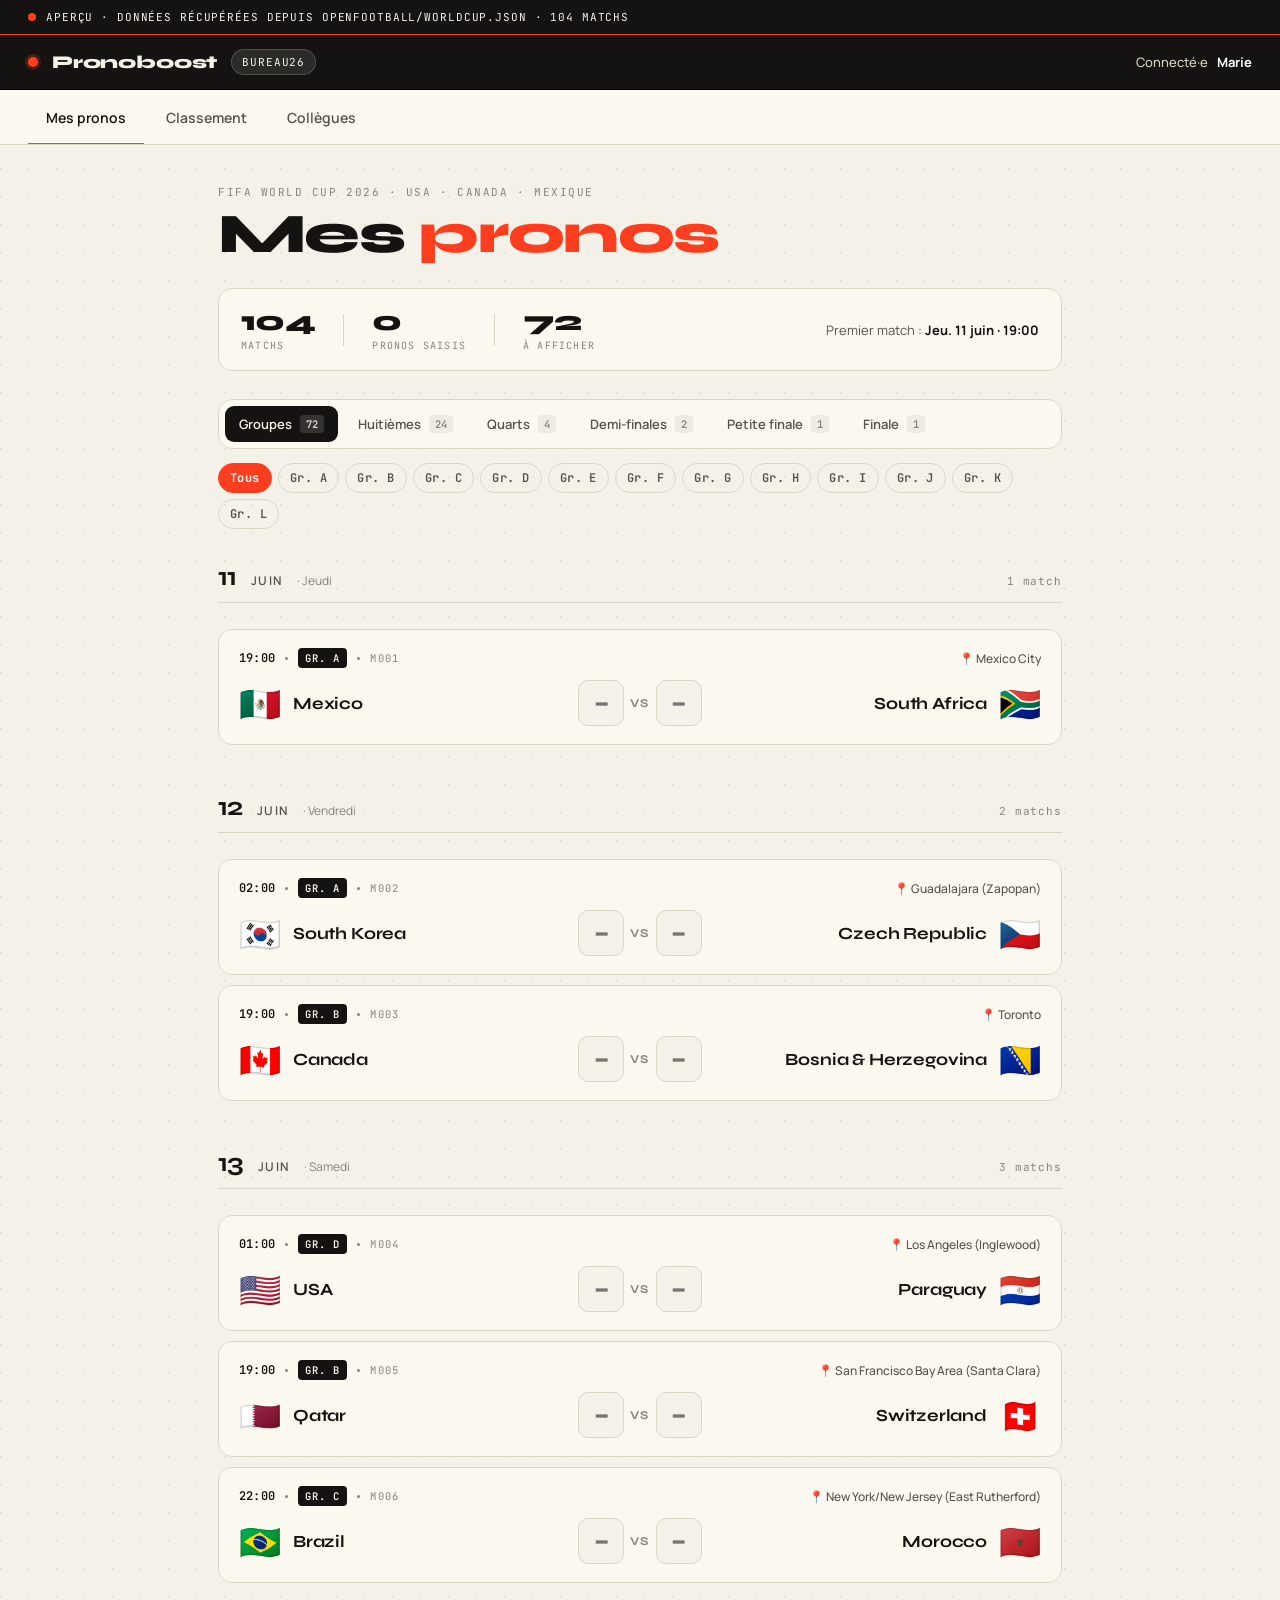
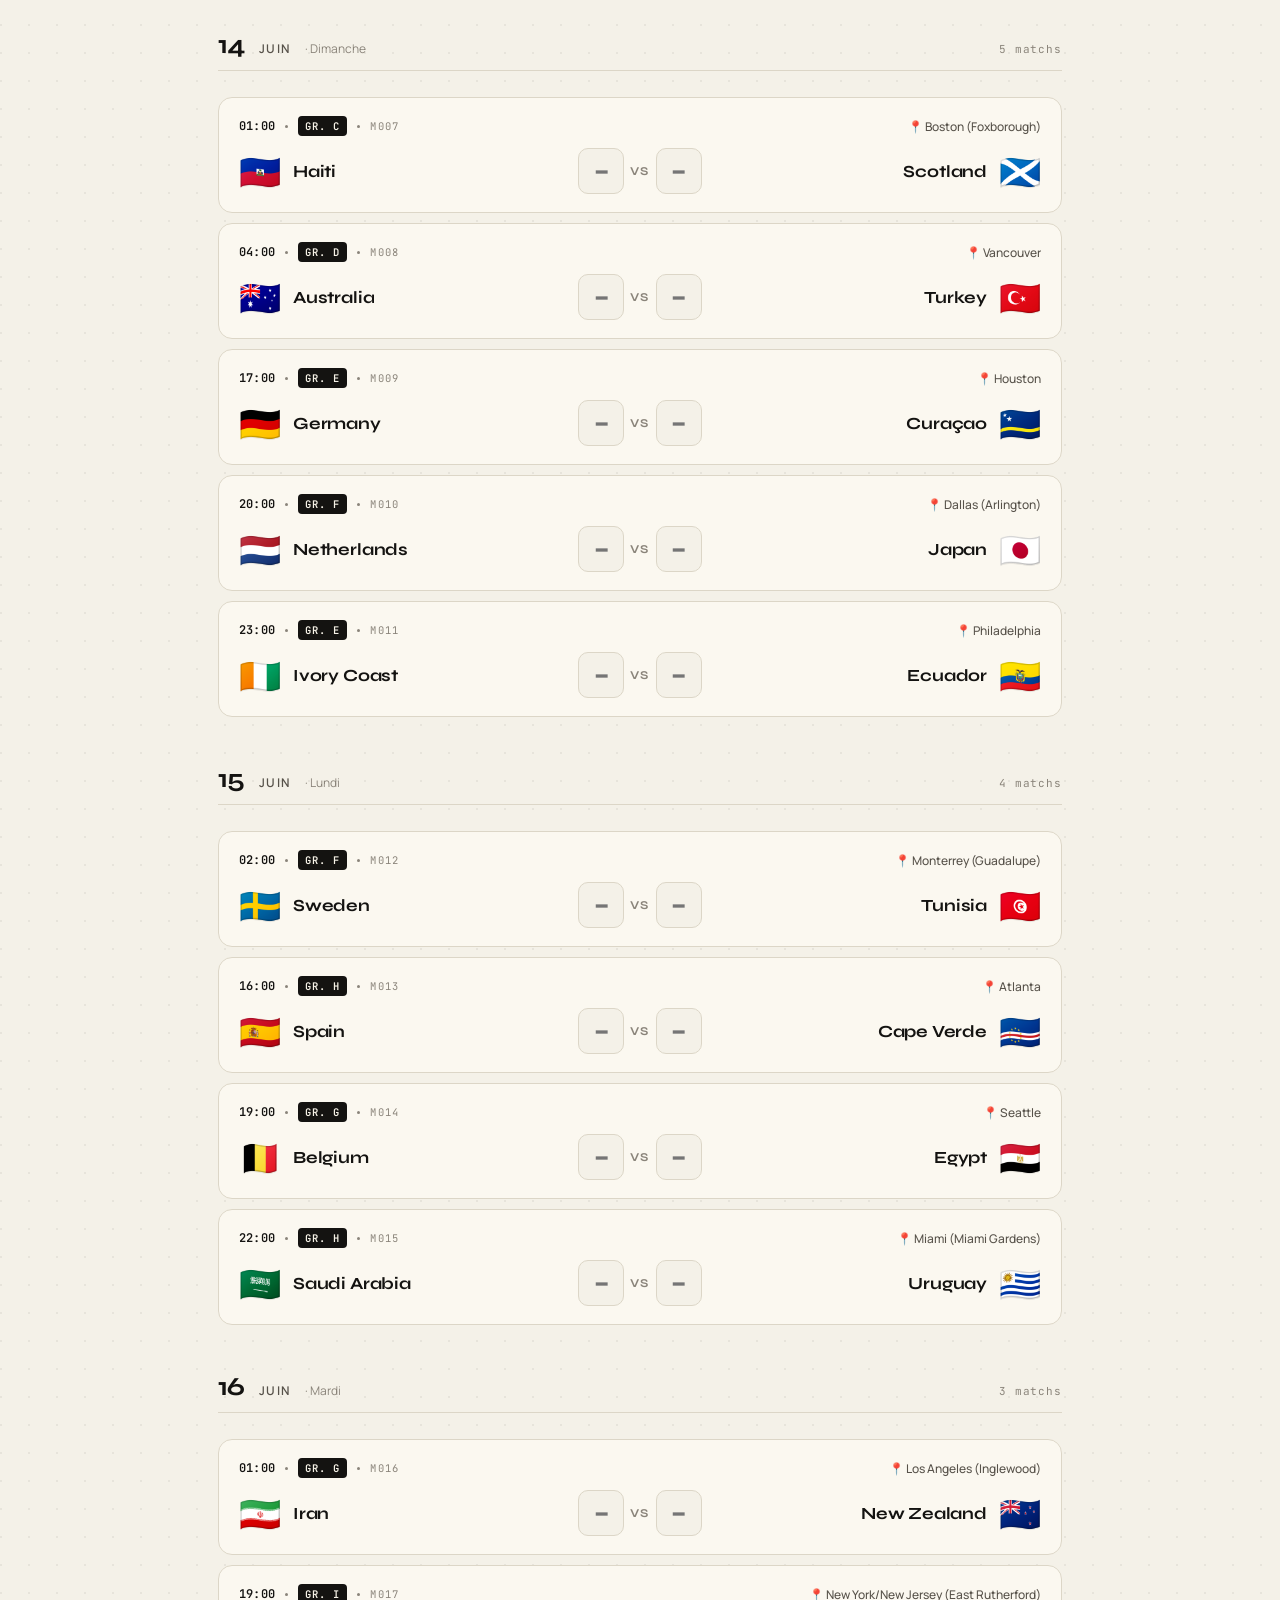
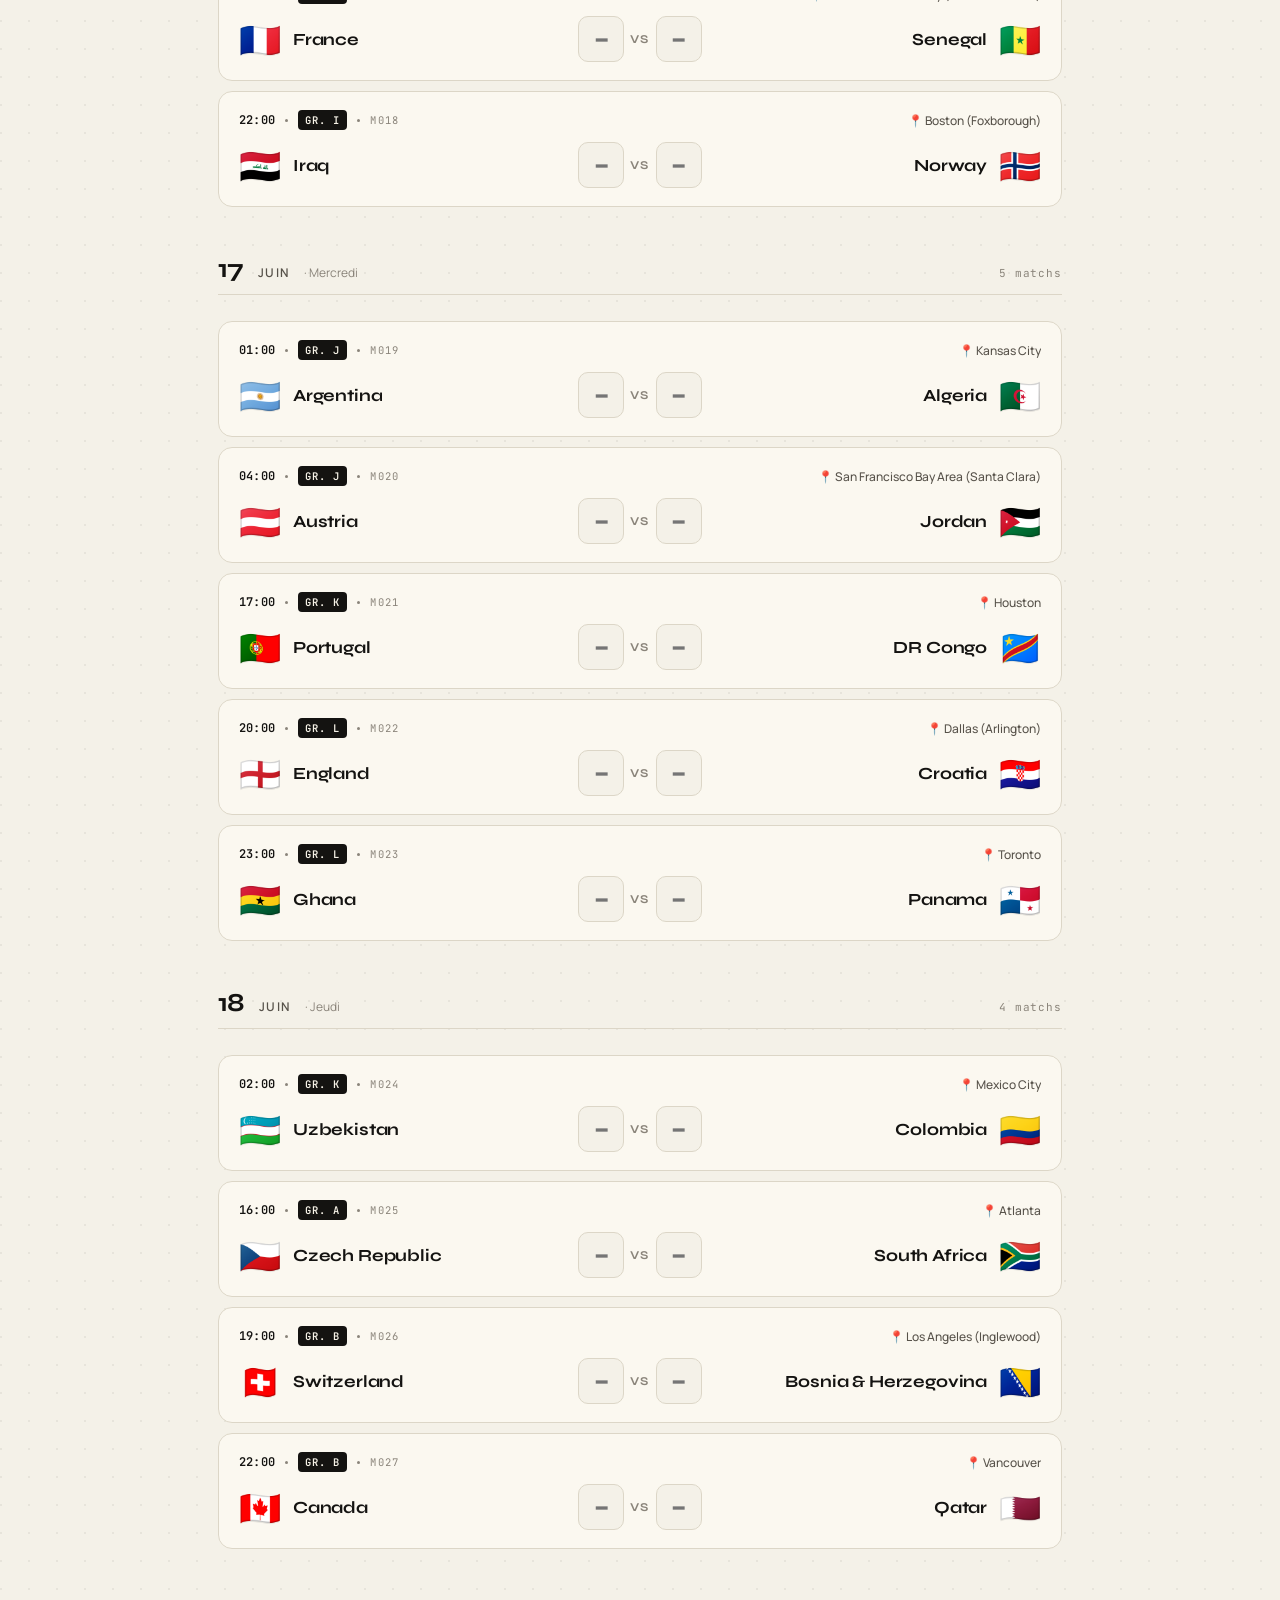
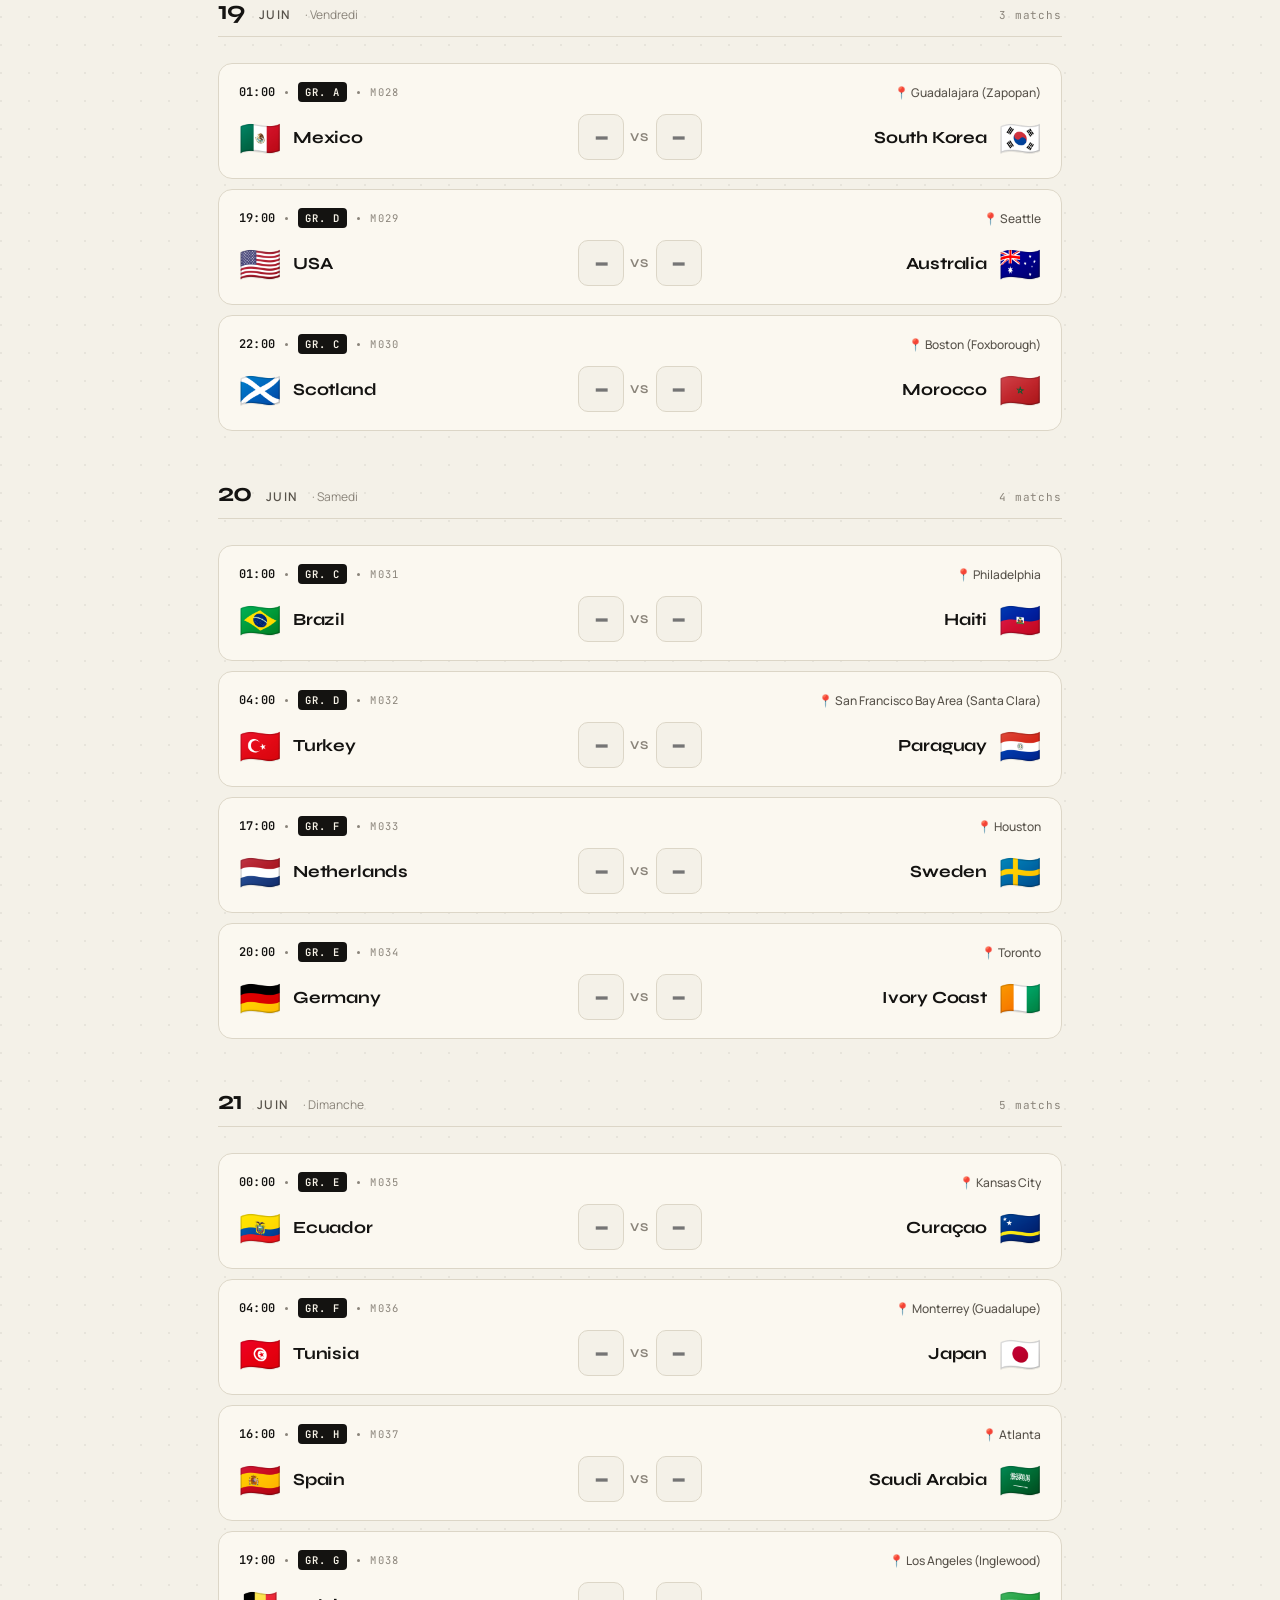
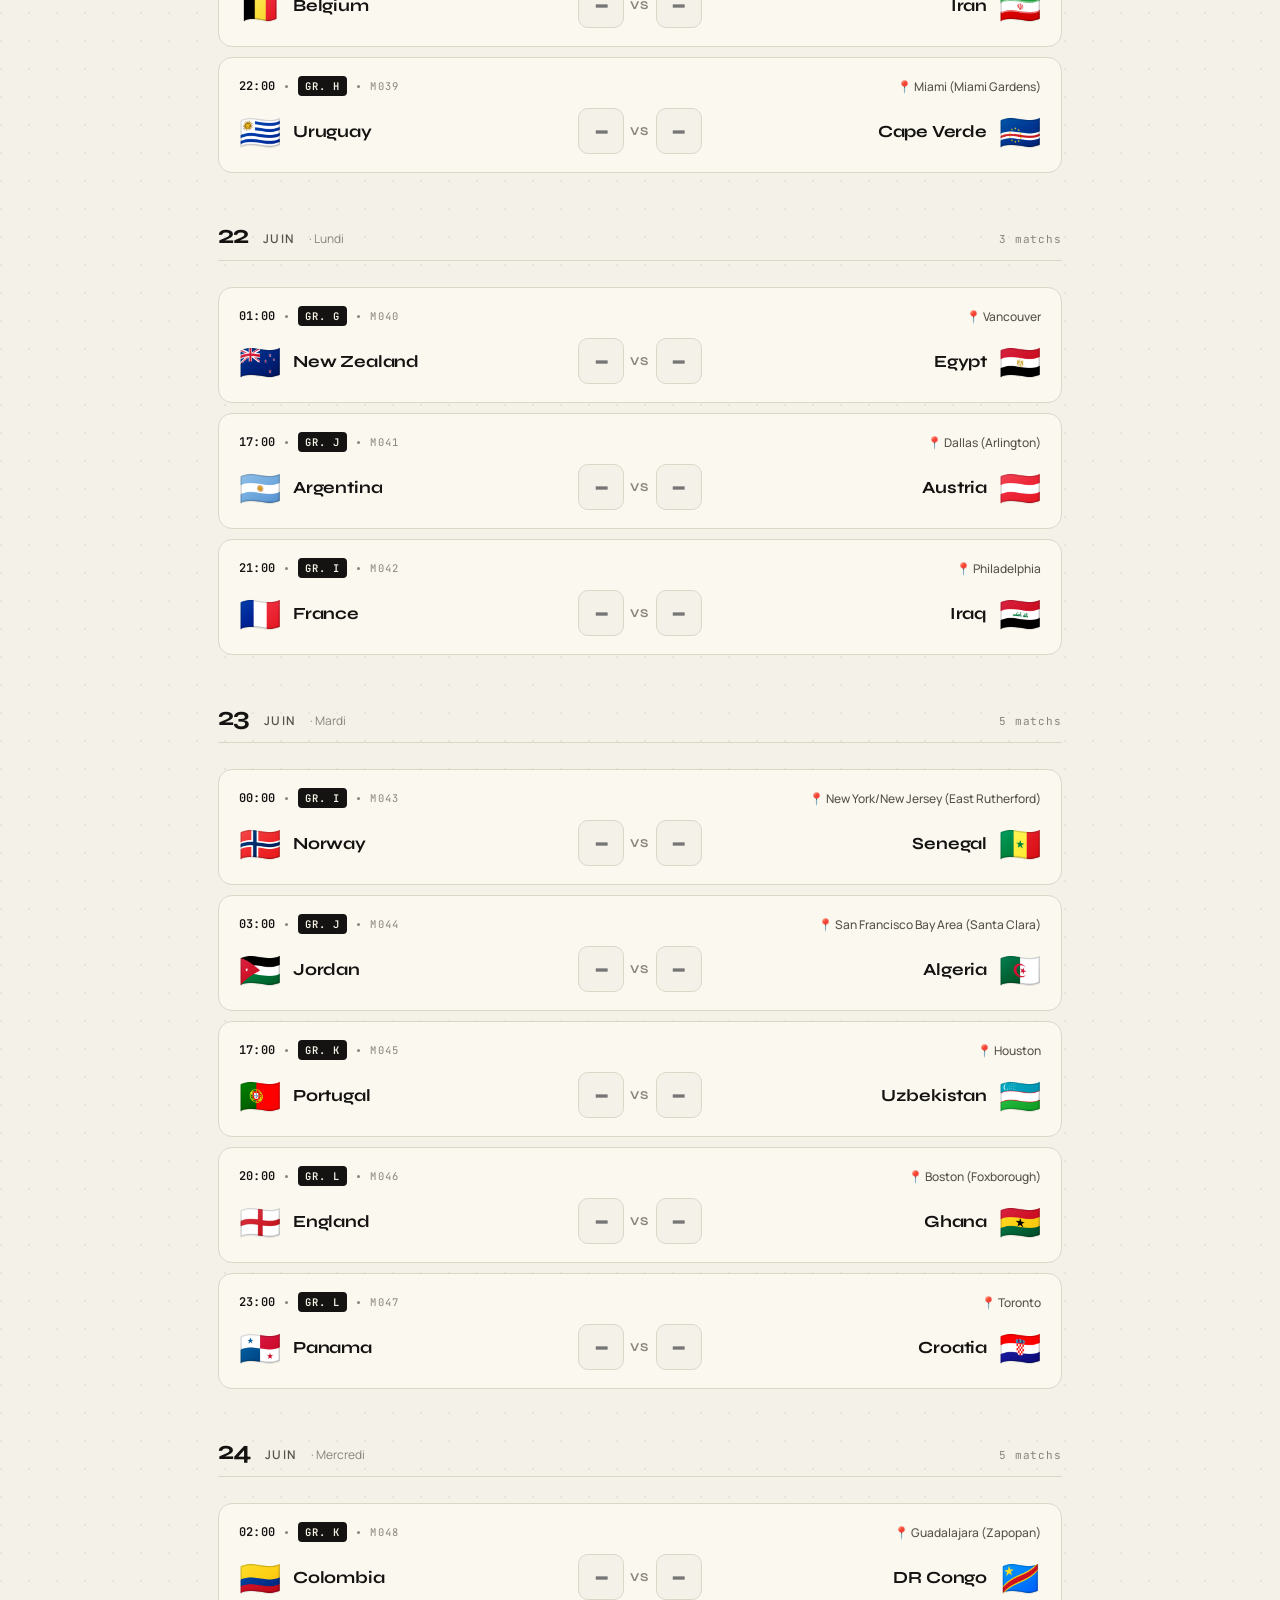
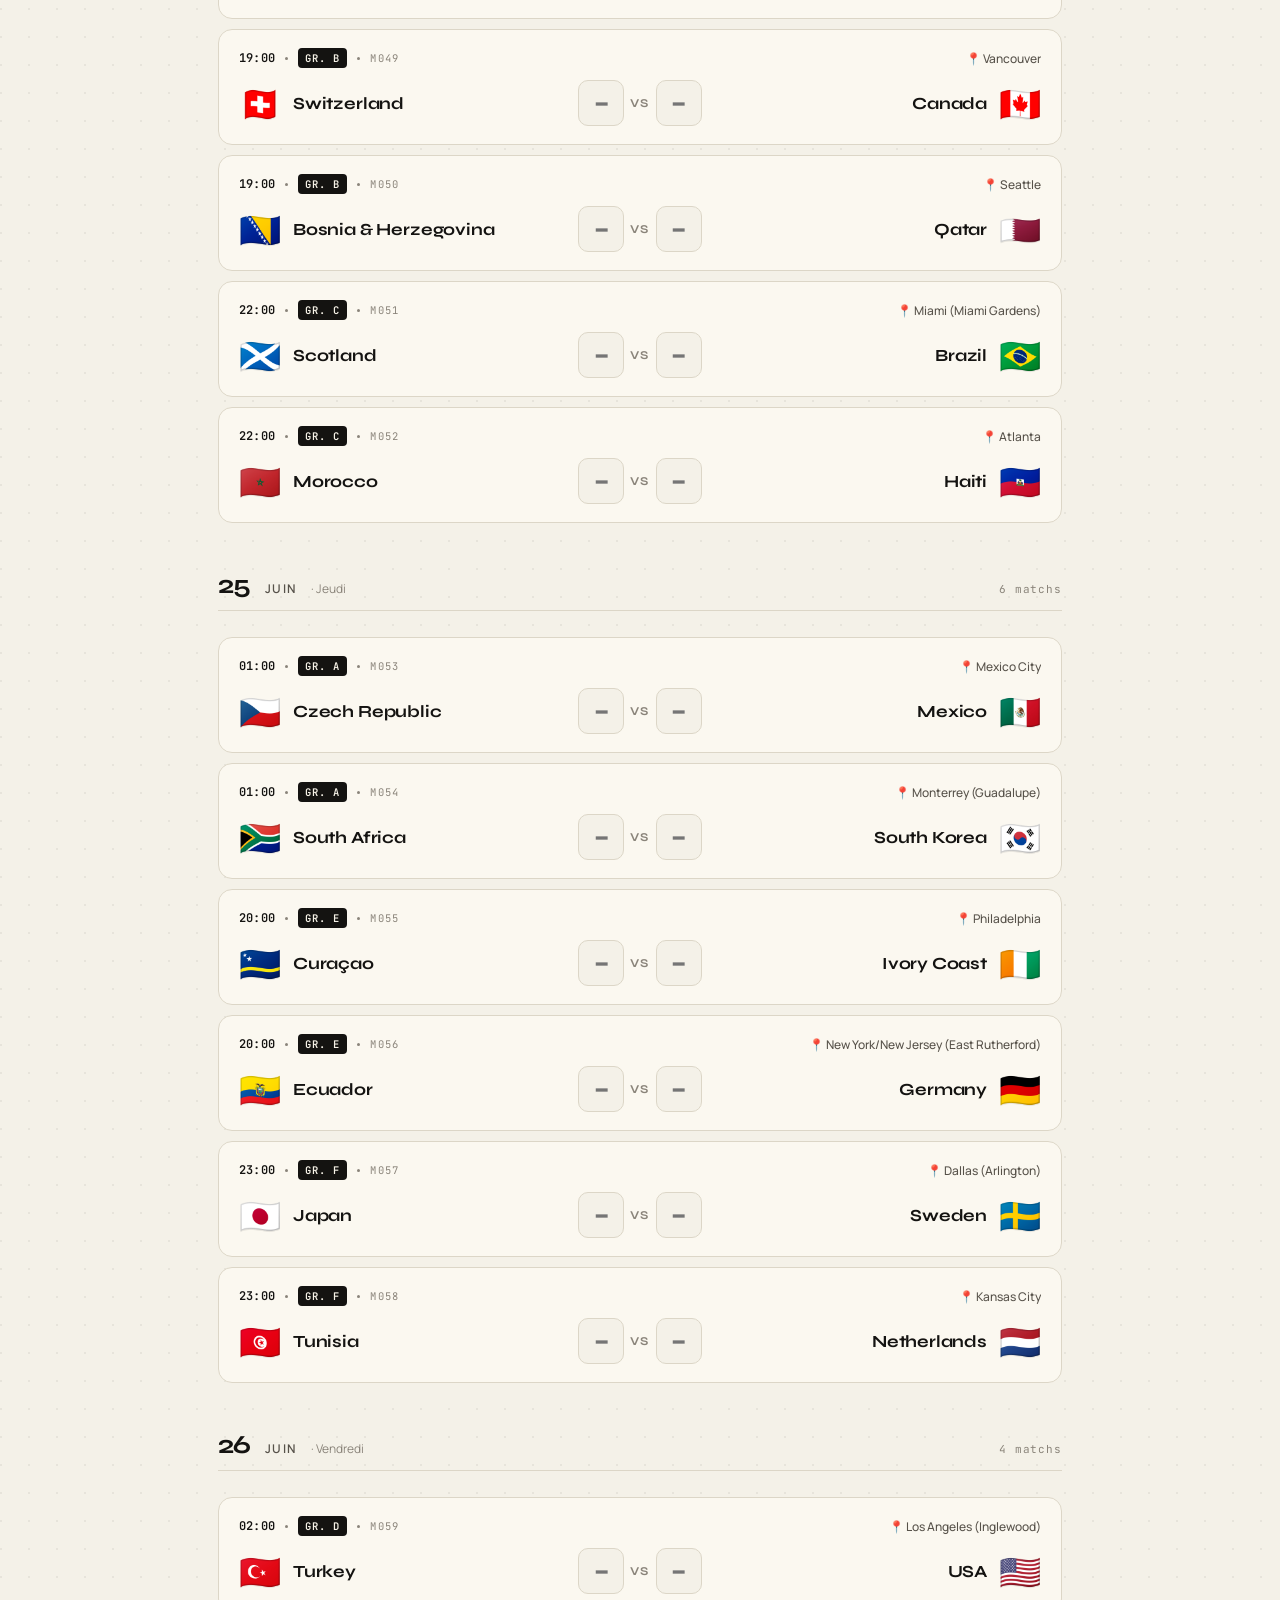
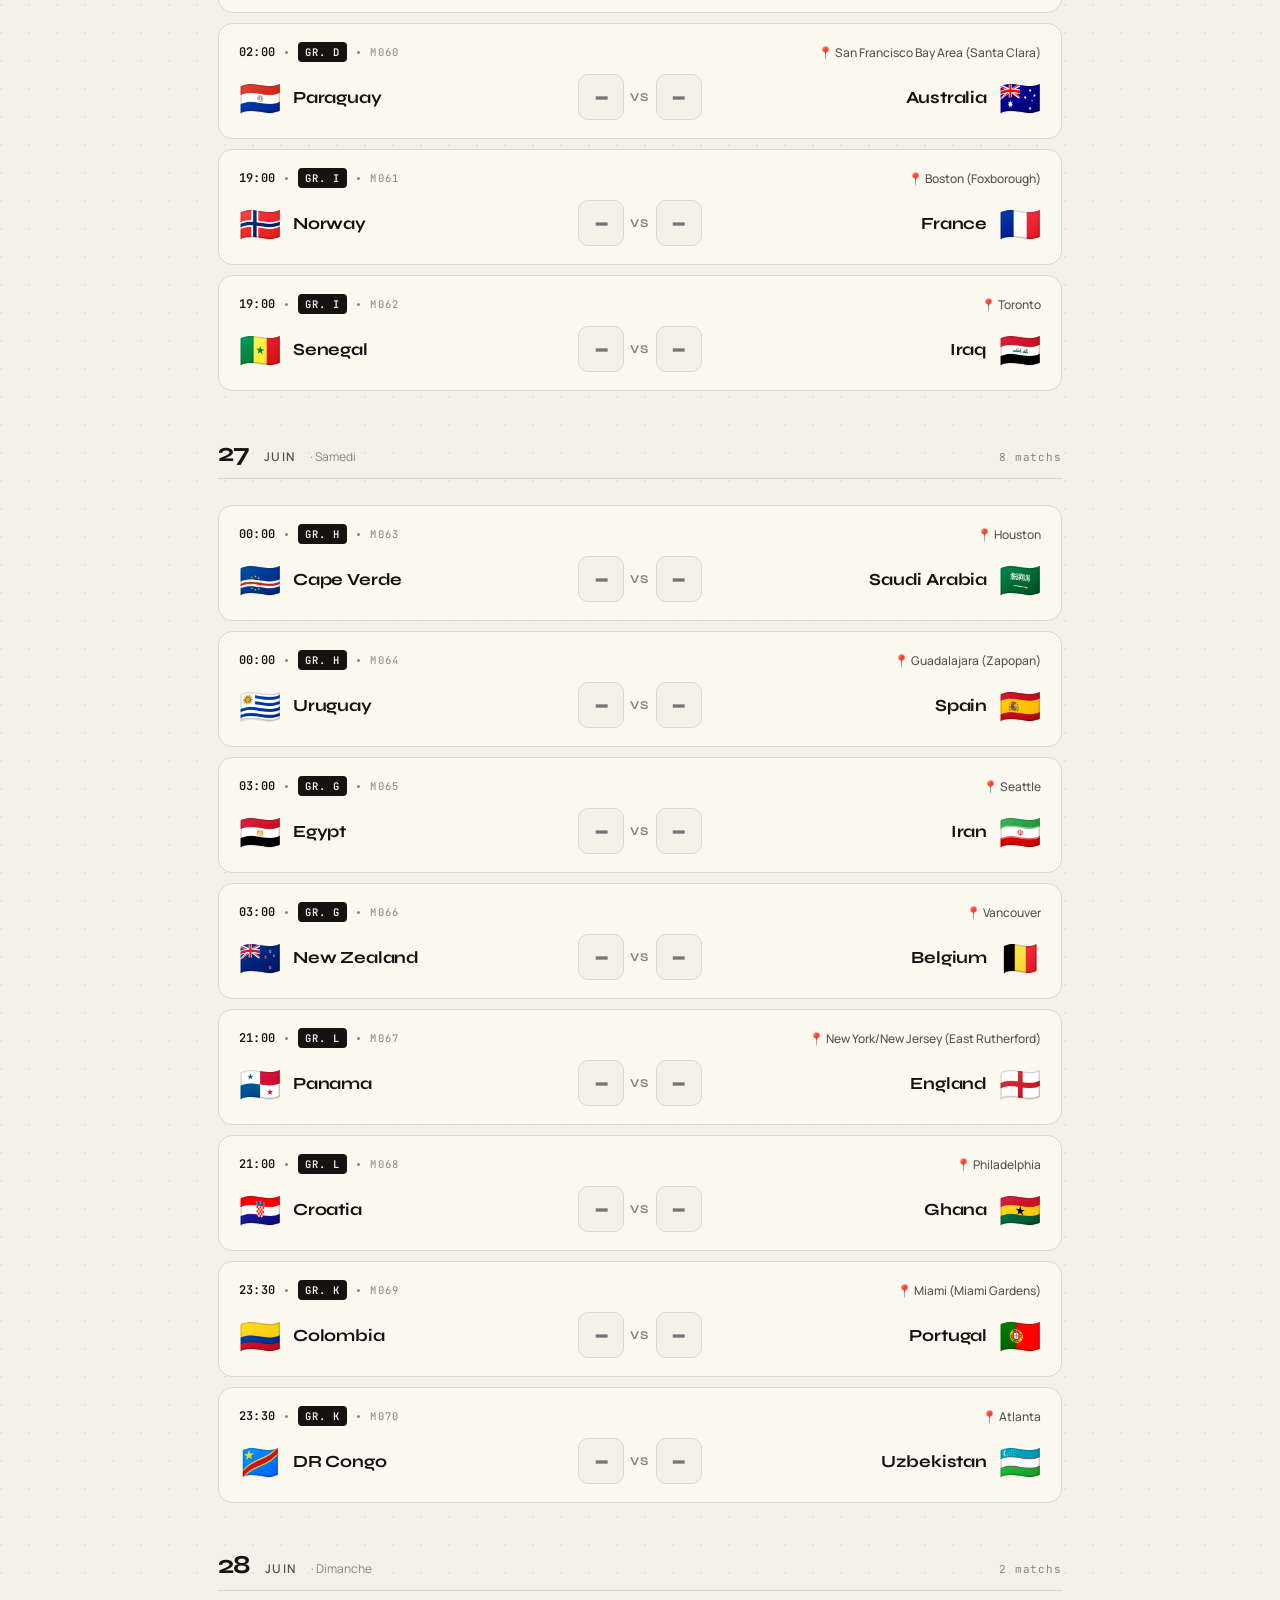
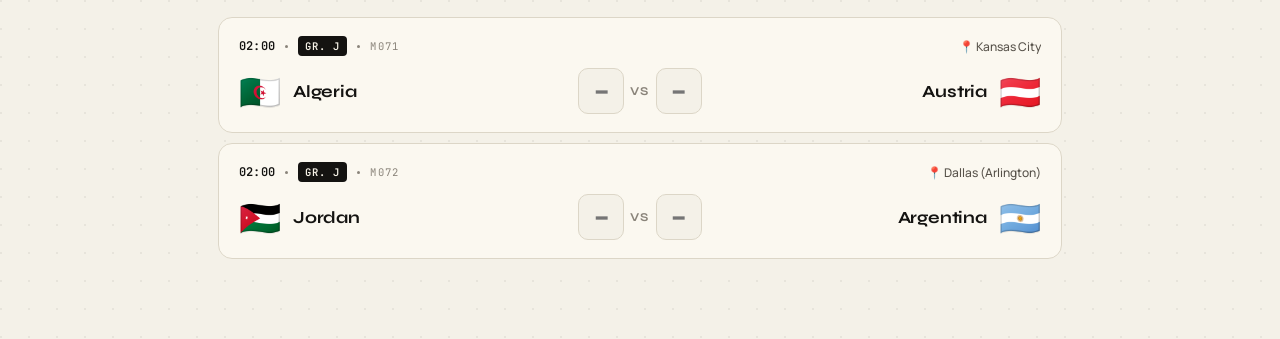
<file: preview/index.html>
<!DOCTYPE html>
<html lang="fr">
<head>
<meta charset="UTF-8">
<meta name="viewport" content="width=device-width, initial-scale=1.0">
<title>Pronoboost · Aperçu onglet "Mes pronos"</title>
<link rel="preconnect" href="https://fonts.googleapis.com">
<link rel="preconnect" href="https://fonts.gstatic.com" crossorigin>
<link href="https://fonts.googleapis.com/css2?family=Syne:wght@500;700;800&family=Manrope:wght@300;400;500;600;700&family=JetBrains+Mono:wght@400;600&display=swap" rel="stylesheet">
<style>
  :root{
    --bg: #f4f1e8;
    --bg-paper: #fbf8f0;
    --ink: #141311;
    --ink-soft: #57524a;
    --ink-mute: #8a847a;
    --line: #dcd6c7;
    --line-soft: #ebe5d5;
    --accent: #ff3d1f;
    --accent-ink: #fff;
    --live: #0e7c3a;
    --gold: #c8a24a;
    --shadow: 0 1px 0 rgba(20,19,17,.04), 0 8px 24px -12px rgba(20,19,17,.12);
  }

  *{ box-sizing:border-box; margin:0; padding:0; }
  html,body{ height:100%; }
  body{
    font-family:'Manrope',system-ui,sans-serif;
    font-weight:400;
    background: var(--bg);
    color:var(--ink);
    -webkit-font-smoothing:antialiased;
    background-image:
      radial-gradient(circle at 1px 1px, rgba(20,19,17,.06) 1px, transparent 0);
    background-size: 28px 28px;
  }

  /* ─── Top strip ─── */
  .app-header{
    background:var(--ink);
    color:#f6f2e7;
    border-bottom:1px solid #000;
    padding:14px 28px;
    display:flex;
    align-items:center;
    justify-content:space-between;
    position:sticky; top:0; z-index:10;
  }
  .header-brand{ display:flex; align-items:center; gap:14px; }
  .brand-dot{
    width:10px; height:10px; border-radius:50%;
    background:var(--accent);
    box-shadow:0 0 0 3px rgba(255,61,31,.22);
  }
  .brand-name{
    font-family:'Syne',sans-serif;
    font-weight:800;
    font-size:18px;
    letter-spacing:-.01em;
  }
  .group-pill{
    font-family:'JetBrains Mono',monospace;
    font-size:11px;
    letter-spacing:.08em;
    background:rgba(246,242,231,.1);
    color:#f6f2e7;
    padding:5px 10px;
    border-radius:999px;
    text-transform:uppercase;
    border:1px solid rgba(246,242,231,.18);
  }
  .header-right{ display:flex; align-items:center; gap:14px; }
  .header-user{
    font-weight:500;
    font-size:13px;
    color:#d8d1bf;
  }
  .header-user b{ color:#fff; margin-left:6px; }

  /* ─── Nav tabs ─── */
  .app-nav{
    background:var(--bg-paper);
    border-bottom:1px solid var(--line);
    padding:0 28px;
    display:flex;
    gap:4px;
    overflow-x:auto;
  }
  .nav-btn{
    background:transparent;
    border:0;
    font-family:'Manrope',sans-serif;
    font-weight:600;
    font-size:14px;
    color:var(--ink-soft);
    padding:18px 18px 16px;
    cursor:pointer;
    border-bottom:2px solid transparent;
    margin-bottom:-1px;
    white-space:nowrap;
    transition:color .15s;
  }
  .nav-btn:hover{ color:var(--ink); }
  .nav-btn.active{
    color:var(--ink);
    border-bottom-color:var(--accent);
  }

  /* ─── Layout ─── */
  .page{
    max-width:900px;
    margin:0 auto;
    padding:40px 28px 80px;
  }

  .tab-header{ margin-bottom:28px; }
  .tab-header .eyebrow{
    font-family:'JetBrains Mono',monospace;
    font-size:11px;
    letter-spacing:.14em;
    text-transform:uppercase;
    color:var(--ink-mute);
    margin-bottom:8px;
  }
  .tab-header h2{
    font-family:'Syne',sans-serif;
    font-weight:800;
    font-size:56px;
    line-height:.95;
    letter-spacing:-.03em;
    margin-bottom:6px;
  }
  .tab-header h2 em{
    font-style:normal;
    color:var(--accent);
  }
  .tab-sub{
    font-size:14px;
    color:var(--ink-soft);
    max-width:520px;
  }

  /* ─── Filters ─── */
  .phase-filters{
    display:flex;
    gap:6px;
    margin-top:24px;
    padding:6px;
    background:var(--bg-paper);
    border:1px solid var(--line);
    border-radius:14px;
    overflow-x:auto;
    scrollbar-width:none;
  }
  .phase-filters::-webkit-scrollbar{ display:none; }
  .phase-btn{
    font-family:'Manrope',sans-serif;
    font-weight:600;
    font-size:13px;
    padding:9px 14px;
    border-radius:9px;
    background:transparent;
    border:0;
    color:var(--ink-soft);
    cursor:pointer;
    white-space:nowrap;
    display:inline-flex;
    align-items:center;
    gap:8px;
    transition:all .15s;
  }
  .phase-btn:hover{ color:var(--ink); background:rgba(20,19,17,.04); }
  .phase-btn.active{
    background:var(--ink);
    color:#f6f2e7;
  }
  .phase-btn .count{
    font-family:'JetBrains Mono',monospace;
    font-size:10.5px;
    opacity:.7;
    background:rgba(20,19,17,.08);
    padding:2px 6px;
    border-radius:4px;
  }
  .phase-btn.active .count{
    background:rgba(246,242,231,.16);
    opacity:.9;
  }

  .group-subfilters{
    display:flex;
    gap:6px;
    margin-top:14px;
    flex-wrap:wrap;
  }
  .group-subfilters.hidden{ display:none; }
  .group-btn{
    font-family:'JetBrains Mono',monospace;
    font-weight:600;
    font-size:12px;
    padding:6px 11px;
    border-radius:999px;
    background:transparent;
    border:1px solid var(--line);
    color:var(--ink-soft);
    cursor:pointer;
    letter-spacing:.04em;
    transition:all .15s;
  }
  .group-btn:hover{ border-color:var(--ink); color:var(--ink); }
  .group-btn.active{
    background:var(--accent);
    border-color:var(--accent);
    color:var(--accent-ink);
  }

  /* ─── Date divider ─── */
  .day-sep{
    display:flex;
    align-items:baseline;
    gap:14px;
    margin:36px 0 16px;
    padding-bottom:10px;
    border-bottom:1px solid var(--line);
  }
  .day-sep:first-of-type{ margin-top:32px; }
  .day-sep .d-num{
    font-family:'Syne',sans-serif;
    font-weight:700;
    font-size:26px;
    letter-spacing:-.02em;
  }
  .day-sep .d-month{
    font-family:'Manrope',sans-serif;
    font-size:12px;
    font-weight:600;
    text-transform:uppercase;
    letter-spacing:.12em;
    color:var(--ink-soft);
  }
  .day-sep .d-weekday{
    font-family:'Manrope',sans-serif;
    font-size:12px;
    color:var(--ink-mute);
    text-transform:capitalize;
  }
  .day-sep .d-count{
    margin-left:auto;
    font-family:'JetBrains Mono',monospace;
    font-size:11px;
    color:var(--ink-mute);
    letter-spacing:.08em;
  }

  /* ─── Match card ─── */
  .matches-list{ display:flex; flex-direction:column; gap:10px; }
  .match{
    background:var(--bg-paper);
    border:1px solid var(--line);
    border-radius:14px;
    padding:18px 20px;
    position:relative;
    transition:border-color .15s, transform .15s, box-shadow .15s;
  }
  .match:hover{
    border-color:var(--ink);
    box-shadow:var(--shadow);
  }
  .match.filled{
    border-color:var(--accent);
    background:linear-gradient(180deg, #fff8f2 0%, var(--bg-paper) 100%);
  }
  .match.filled::before{
    content:'';
    position:absolute;
    left:0; top:18px; bottom:18px;
    width:3px;
    background:var(--accent);
    border-radius:0 2px 2px 0;
  }

  .match-meta{
    display:flex;
    align-items:center;
    gap:10px;
    font-family:'JetBrains Mono',monospace;
    font-size:10.5px;
    text-transform:uppercase;
    letter-spacing:.1em;
    color:var(--ink-mute);
    margin-bottom:12px;
  }
  .match-meta .time{
    font-weight:600;
    color:var(--ink);
    font-size:12px;
    letter-spacing:.02em;
  }
  .match-meta .dot{ width:3px; height:3px; border-radius:50%; background:var(--ink-mute); }
  .match-meta .group-tag{
    padding:3px 7px;
    border-radius:4px;
    background:var(--ink);
    color:#f6f2e7;
    font-weight:600;
  }
  .match-meta .phase-tag{
    padding:3px 7px;
    border-radius:4px;
    background:var(--accent);
    color:var(--accent-ink);
    font-weight:600;
  }
  .match-meta .venue{
    margin-left:auto;
    text-transform:none;
    letter-spacing:0;
    font-family:'Manrope',sans-serif;
    font-size:12px;
    color:var(--ink-soft);
    font-weight:500;
    max-width:55%;
    text-align:right;
    white-space:nowrap;
    overflow:hidden;
    text-overflow:ellipsis;
  }

  .match-body{
    display:grid;
    grid-template-columns: 1fr auto 1fr;
    align-items:center;
    gap:20px;
  }
  .team{
    display:flex;
    align-items:center;
    gap:12px;
    min-width:0;
  }
  .team.away{ flex-direction:row-reverse; text-align:right; }
  .team .flag{
    font-size:34px;
    line-height:1;
    flex-shrink:0;
    filter: drop-shadow(0 1px 0 rgba(0,0,0,.08));
  }
  .team .name{
    font-family:'Syne',sans-serif;
    font-weight:700;
    font-size:17px;
    letter-spacing:-.01em;
    white-space:nowrap;
    overflow:hidden;
    text-overflow:ellipsis;
  }
  .team.placeholder .name{
    font-family:'JetBrains Mono',monospace;
    font-size:13px;
    color:var(--ink-soft);
    font-weight:500;
    letter-spacing:.02em;
  }

  .score{
    display:flex;
    align-items:center;
    gap:6px;
  }
  .score input{
    width:46px;
    height:46px;
    text-align:center;
    font-family:'Syne',sans-serif;
    font-weight:800;
    font-size:22px;
    background:var(--bg);
    border:1.5px solid var(--line);
    border-radius:10px;
    color:var(--ink);
    transition:all .15s;
    -moz-appearance:textfield;
  }
  .score input::-webkit-outer-spin-button,
  .score input::-webkit-inner-spin-button{ -webkit-appearance:none; margin:0; }
  .score input:hover{ border-color:var(--ink-soft); }
  .score input:focus{
    outline:none;
    border-color:var(--accent);
    background:#fff;
    box-shadow: 0 0 0 3px rgba(255,61,31,.15);
  }
  .score input.filled{
    background:var(--ink);
    color:#f6f2e7;
    border-color:var(--ink);
  }
  .score .vs{
    font-family:'Syne',sans-serif;
    font-weight:700;
    font-size:12px;
    color:var(--ink-mute);
    letter-spacing:.1em;
  }

  /* ─── Legend / stats strip ─── */
  .summary{
    background:var(--bg-paper);
    border:1px solid var(--line);
    border-radius:14px;
    padding:18px 22px;
    margin-bottom:28px;
    display:flex;
    align-items:center;
    gap:28px;
    flex-wrap:wrap;
  }
  .summary .block{
    display:flex;
    flex-direction:column;
    gap:2px;
  }
  .summary .v{
    font-family:'Syne',sans-serif;
    font-weight:800;
    font-size:28px;
    letter-spacing:-.02em;
    line-height:1;
  }
  .summary .l{
    font-family:'JetBrains Mono',monospace;
    font-size:10px;
    text-transform:uppercase;
    letter-spacing:.12em;
    color:var(--ink-mute);
    margin-top:2px;
  }
  .summary .sep{
    width:1px; height:32px; background:var(--line);
  }
  .summary .cta{
    margin-left:auto;
    font-family:'Manrope',sans-serif;
    font-size:13px;
    color:var(--ink-soft);
  }
  .summary .cta b{ color:var(--ink); }

  /* ─── Preview banner ─── */
  .preview-banner{
    background:var(--ink);
    color:#f6f2e7;
    padding:10px 28px;
    font-family:'JetBrains Mono',monospace;
    font-size:11px;
    letter-spacing:.08em;
    text-transform:uppercase;
    display:flex;
    align-items:center;
    gap:10px;
    border-bottom:1px solid var(--accent);
  }
  .preview-banner .live{
    width:8px; height:8px; border-radius:50%;
    background:var(--accent);
    animation: pulse 1.6s infinite;
  }
  @keyframes pulse{
    0%, 100% { opacity:1; transform:scale(1); }
    50% { opacity:.5; transform:scale(.85); }
  }

  /* Responsive */
  @media (max-width: 640px){
    .tab-header h2{ font-size:40px; }
    .page{ padding:24px 16px 60px; }
    .app-header, .preview-banner{ padding-left:16px; padding-right:16px; }
    .app-nav{ padding:0 16px; }
    .team .name{ font-size:14px; }
    .team .flag{ font-size:28px; }
    .score input{ width:40px; height:40px; font-size:18px; }
    .match-meta .venue{ max-width:45%; }
  }
</style>
</head>
<body>

<div class="preview-banner">
  <span class="live"></span>
  Aperçu · données récupérées depuis openfootball/worldcup.json · 104 matchs
</div>

<header class="app-header">
  <div class="header-brand">
    <span class="brand-dot"></span>
    <span class="brand-name">Pronoboost</span>
    <span class="group-pill">BUREAU26</span>
  </div>
  <div class="header-right">
    <span class="header-user">Connecté·e <b>Marie</b></span>
  </div>
</header>

<nav class="app-nav">
  <button class="nav-btn active">Mes pronos</button>
  <button class="nav-btn">Classement</button>
  <button class="nav-btn">Collègues</button>
</nav>

<main class="page">
  <div class="tab-header">
    <div class="eyebrow">FIFA World Cup 2026 · USA · Canada · Mexique</div>
    <h2>Mes <em>pronos</em></h2>
  </div>

  <div class="summary">
    <div class="block">
      <div class="v" id="stat-total">104</div>
      <div class="l">matchs</div>
    </div>
    <div class="sep"></div>
    <div class="block">
      <div class="v" id="stat-done">0</div>
      <div class="l">pronos saisis</div>
    </div>
    <div class="sep"></div>
    <div class="block">
      <div class="v" id="stat-visible">104</div>
      <div class="l">à afficher</div>
    </div>
    <div class="cta">Premier match : <b id="first-date">Jeu. 11 juin · 21:00</b></div>
  </div>

  <div class="phase-filters" id="phase-filters"></div>
  <div class="group-subfilters hidden" id="group-subfilters"></div>

  <div class="matches-list" id="matches-list"></div>
</main>

<script>
// ─── Données normalisées (produites via WCApi.normalizeMatch) ───
const MATCHES = [{"id":"m001","phase":"Groupes","group":"A","date":"2026-06-11T19:00:00Z","home":"Mexico","away":"South Africa","homeFlag":"🇲🇽","awayFlag":"🇿🇦","venue":"Mexico City","resultHome":null,"resultAway":null,"round":"Matchday 1"},{"id":"m002","phase":"Groupes","group":"A","date":"2026-06-12T02:00:00Z","home":"South Korea","away":"Czech Republic","homeFlag":"🇰🇷","awayFlag":"🇨🇿","venue":"Guadalajara (Zapopan)","resultHome":null,"resultAway":null,"round":"Matchday 1"},{"id":"m003","phase":"Groupes","group":"B","date":"2026-06-12T19:00:00Z","home":"Canada","away":"Bosnia & Herzegovina","homeFlag":"🇨🇦","awayFlag":"🇧🇦","venue":"Toronto","resultHome":null,"resultAway":null,"round":"Matchday 2"},{"id":"m004","phase":"Groupes","group":"D","date":"2026-06-13T01:00:00Z","home":"USA","away":"Paraguay","homeFlag":"🇺🇸","awayFlag":"🇵🇾","venue":"Los Angeles (Inglewood)","resultHome":null,"resultAway":null,"round":"Matchday 2"},{"id":"m005","phase":"Groupes","group":"B","date":"2026-06-13T19:00:00Z","home":"Qatar","away":"Switzerland","homeFlag":"🇶🇦","awayFlag":"🇨🇭","venue":"San Francisco Bay Area (Santa Clara)","resultHome":null,"resultAway":null,"round":"Matchday 3"},{"id":"m006","phase":"Groupes","group":"C","date":"2026-06-13T22:00:00Z","home":"Brazil","away":"Morocco","homeFlag":"🇧🇷","awayFlag":"🇲🇦","venue":"New York/New Jersey (East Rutherford)","resultHome":null,"resultAway":null,"round":"Matchday 3"},{"id":"m007","phase":"Groupes","group":"C","date":"2026-06-14T01:00:00Z","home":"Haiti","away":"Scotland","homeFlag":"🇭🇹","awayFlag":"🏴󠁧󠁢󠁳󠁣󠁴󠁿","venue":"Boston (Foxborough)","resultHome":null,"resultAway":null,"round":"Matchday 3"},{"id":"m008","phase":"Groupes","group":"D","date":"2026-06-14T04:00:00Z","home":"Australia","away":"Turkey","homeFlag":"🇦🇺","awayFlag":"🇹🇷","venue":"Vancouver","resultHome":null,"resultAway":null,"round":"Matchday 3"},{"id":"m009","phase":"Groupes","group":"E","date":"2026-06-14T17:00:00Z","home":"Germany","away":"Curaçao","homeFlag":"🇩🇪","awayFlag":"🇨🇼","venue":"Houston","resultHome":null,"resultAway":null,"round":"Matchday 4"},{"id":"m010","phase":"Groupes","group":"F","date":"2026-06-14T20:00:00Z","home":"Netherlands","away":"Japan","homeFlag":"🇳🇱","awayFlag":"🇯🇵","venue":"Dallas (Arlington)","resultHome":null,"resultAway":null,"round":"Matchday 4"},{"id":"m011","phase":"Groupes","group":"E","date":"2026-06-14T23:00:00Z","home":"Ivory Coast","away":"Ecuador","homeFlag":"🇨🇮","awayFlag":"🇪🇨","venue":"Philadelphia","resultHome":null,"resultAway":null,"round":"Matchday 4"},{"id":"m012","phase":"Groupes","group":"F","date":"2026-06-15T02:00:00Z","home":"Sweden","away":"Tunisia","homeFlag":"🇸🇪","awayFlag":"🇹🇳","venue":"Monterrey (Guadalupe)","resultHome":null,"resultAway":null,"round":"Matchday 4"},{"id":"m013","phase":"Groupes","group":"H","date":"2026-06-15T16:00:00Z","home":"Spain","away":"Cape Verde","homeFlag":"🇪🇸","awayFlag":"🇨🇻","venue":"Atlanta","resultHome":null,"resultAway":null,"round":"Matchday 5"},{"id":"m014","phase":"Groupes","group":"G","date":"2026-06-15T19:00:00Z","home":"Belgium","away":"Egypt","homeFlag":"🇧🇪","awayFlag":"🇪🇬","venue":"Seattle","resultHome":null,"resultAway":null,"round":"Matchday 5"},{"id":"m015","phase":"Groupes","group":"H","date":"2026-06-15T22:00:00Z","home":"Saudi Arabia","away":"Uruguay","homeFlag":"🇸🇦","awayFlag":"🇺🇾","venue":"Miami (Miami Gardens)","resultHome":null,"resultAway":null,"round":"Matchday 5"},{"id":"m016","phase":"Groupes","group":"G","date":"2026-06-16T01:00:00Z","home":"Iran","away":"New Zealand","homeFlag":"🇮🇷","awayFlag":"🇳🇿","venue":"Los Angeles (Inglewood)","resultHome":null,"resultAway":null,"round":"Matchday 5"},{"id":"m017","phase":"Groupes","group":"I","date":"2026-06-16T19:00:00Z","home":"France","away":"Senegal","homeFlag":"🇫🇷","awayFlag":"🇸🇳","venue":"New York/New Jersey (East Rutherford)","resultHome":null,"resultAway":null,"round":"Matchday 6"},{"id":"m018","phase":"Groupes","group":"I","date":"2026-06-16T22:00:00Z","home":"Iraq","away":"Norway","homeFlag":"🇮🇶","awayFlag":"🇳🇴","venue":"Boston (Foxborough)","resultHome":null,"resultAway":null,"round":"Matchday 6"},{"id":"m019","phase":"Groupes","group":"J","date":"2026-06-17T01:00:00Z","home":"Argentina","away":"Algeria","homeFlag":"🇦🇷","awayFlag":"🇩🇿","venue":"Kansas City","resultHome":null,"resultAway":null,"round":"Matchday 6"},{"id":"m020","phase":"Groupes","group":"J","date":"2026-06-17T04:00:00Z","home":"Austria","away":"Jordan","homeFlag":"🇦🇹","awayFlag":"🇯🇴","venue":"San Francisco Bay Area (Santa Clara)","resultHome":null,"resultAway":null,"round":"Matchday 6"},{"id":"m021","phase":"Groupes","group":"K","date":"2026-06-17T17:00:00Z","home":"Portugal","away":"DR Congo","homeFlag":"🇵🇹","awayFlag":"🇨🇩","venue":"Houston","resultHome":null,"resultAway":null,"round":"Matchday 7"},{"id":"m022","phase":"Groupes","group":"L","date":"2026-06-17T20:00:00Z","home":"England","away":"Croatia","homeFlag":"🏴󠁧󠁢󠁥󠁮󠁧󠁿","awayFlag":"🇭🇷","venue":"Dallas (Arlington)","resultHome":null,"resultAway":null,"round":"Matchday 7"},{"id":"m023","phase":"Groupes","group":"L","date":"2026-06-17T23:00:00Z","home":"Ghana","away":"Panama","homeFlag":"🇬🇭","awayFlag":"🇵🇦","venue":"Toronto","resultHome":null,"resultAway":null,"round":"Matchday 7"},{"id":"m024","phase":"Groupes","group":"K","date":"2026-06-18T02:00:00Z","home":"Uzbekistan","away":"Colombia","homeFlag":"🇺🇿","awayFlag":"🇨🇴","venue":"Mexico City","resultHome":null,"resultAway":null,"round":"Matchday 7"},{"id":"m025","phase":"Groupes","group":"A","date":"2026-06-18T16:00:00Z","home":"Czech Republic","away":"South Africa","homeFlag":"🇨🇿","awayFlag":"🇿🇦","venue":"Atlanta","resultHome":null,"resultAway":null,"round":"Matchday 8"},{"id":"m026","phase":"Groupes","group":"B","date":"2026-06-18T19:00:00Z","home":"Switzerland","away":"Bosnia & Herzegovina","homeFlag":"🇨🇭","awayFlag":"🇧🇦","venue":"Los Angeles (Inglewood)","resultHome":null,"resultAway":null,"round":"Matchday 8"},{"id":"m027","phase":"Groupes","group":"B","date":"2026-06-18T22:00:00Z","home":"Canada","away":"Qatar","homeFlag":"🇨🇦","awayFlag":"🇶🇦","venue":"Vancouver","resultHome":null,"resultAway":null,"round":"Matchday 8"},{"id":"m028","phase":"Groupes","group":"A","date":"2026-06-19T01:00:00Z","home":"Mexico","away":"South Korea","homeFlag":"🇲🇽","awayFlag":"🇰🇷","venue":"Guadalajara (Zapopan)","resultHome":null,"resultAway":null,"round":"Matchday 8"},{"id":"m029","phase":"Groupes","group":"D","date":"2026-06-19T19:00:00Z","home":"USA","away":"Australia","homeFlag":"🇺🇸","awayFlag":"🇦🇺","venue":"Seattle","resultHome":null,"resultAway":null,"round":"Matchday 9"},{"id":"m030","phase":"Groupes","group":"C","date":"2026-06-19T22:00:00Z","home":"Scotland","away":"Morocco","homeFlag":"🏴󠁧󠁢󠁳󠁣󠁴󠁿","awayFlag":"🇲🇦","venue":"Boston (Foxborough)","resultHome":null,"resultAway":null,"round":"Matchday 9"},{"id":"m031","phase":"Groupes","group":"C","date":"2026-06-20T01:00:00Z","home":"Brazil","away":"Haiti","homeFlag":"🇧🇷","awayFlag":"🇭🇹","venue":"Philadelphia","resultHome":null,"resultAway":null,"round":"Matchday 9"},{"id":"m032","phase":"Groupes","group":"D","date":"2026-06-20T04:00:00Z","home":"Turkey","away":"Paraguay","homeFlag":"🇹🇷","awayFlag":"🇵🇾","venue":"San Francisco Bay Area (Santa Clara)","resultHome":null,"resultAway":null,"round":"Matchday 9"},{"id":"m033","phase":"Groupes","group":"F","date":"2026-06-20T17:00:00Z","home":"Netherlands","away":"Sweden","homeFlag":"🇳🇱","awayFlag":"🇸🇪","venue":"Houston","resultHome":null,"resultAway":null,"round":"Matchday 10"},{"id":"m034","phase":"Groupes","group":"E","date":"2026-06-20T20:00:00Z","home":"Germany","away":"Ivory Coast","homeFlag":"🇩🇪","awayFlag":"🇨🇮","venue":"Toronto","resultHome":null,"resultAway":null,"round":"Matchday 10"},{"id":"m035","phase":"Groupes","group":"E","date":"2026-06-21T00:00:00Z","home":"Ecuador","away":"Curaçao","homeFlag":"🇪🇨","awayFlag":"🇨🇼","venue":"Kansas City","resultHome":null,"resultAway":null,"round":"Matchday 10"},{"id":"m036","phase":"Groupes","group":"F","date":"2026-06-21T04:00:00Z","home":"Tunisia","away":"Japan","homeFlag":"🇹🇳","awayFlag":"🇯🇵","venue":"Monterrey (Guadalupe)","resultHome":null,"resultAway":null,"round":"Matchday 10"},{"id":"m037","phase":"Groupes","group":"H","date":"2026-06-21T16:00:00Z","home":"Spain","away":"Saudi Arabia","homeFlag":"🇪🇸","awayFlag":"🇸🇦","venue":"Atlanta","resultHome":null,"resultAway":null,"round":"Matchday 11"},{"id":"m038","phase":"Groupes","group":"G","date":"2026-06-21T19:00:00Z","home":"Belgium","away":"Iran","homeFlag":"🇧🇪","awayFlag":"🇮🇷","venue":"Los Angeles (Inglewood)","resultHome":null,"resultAway":null,"round":"Matchday 11"},{"id":"m039","phase":"Groupes","group":"H","date":"2026-06-21T22:00:00Z","home":"Uruguay","away":"Cape Verde","homeFlag":"🇺🇾","awayFlag":"🇨🇻","venue":"Miami (Miami Gardens)","resultHome":null,"resultAway":null,"round":"Matchday 11"},{"id":"m040","phase":"Groupes","group":"G","date":"2026-06-22T01:00:00Z","home":"New Zealand","away":"Egypt","homeFlag":"🇳🇿","awayFlag":"🇪🇬","venue":"Vancouver","resultHome":null,"resultAway":null,"round":"Matchday 11"},{"id":"m041","phase":"Groupes","group":"J","date":"2026-06-22T17:00:00Z","home":"Argentina","away":"Austria","homeFlag":"🇦🇷","awayFlag":"🇦🇹","venue":"Dallas (Arlington)","resultHome":null,"resultAway":null,"round":"Matchday 12"},{"id":"m042","phase":"Groupes","group":"I","date":"2026-06-22T21:00:00Z","home":"France","away":"Iraq","homeFlag":"🇫🇷","awayFlag":"🇮🇶","venue":"Philadelphia","resultHome":null,"resultAway":null,"round":"Matchday 12"},{"id":"m043","phase":"Groupes","group":"I","date":"2026-06-23T00:00:00Z","home":"Norway","away":"Senegal","homeFlag":"🇳🇴","awayFlag":"🇸🇳","venue":"New York/New Jersey (East Rutherford)","resultHome":null,"resultAway":null,"round":"Matchday 12"},{"id":"m044","phase":"Groupes","group":"J","date":"2026-06-23T03:00:00Z","home":"Jordan","away":"Algeria","homeFlag":"🇯🇴","awayFlag":"🇩🇿","venue":"San Francisco Bay Area (Santa Clara)","resultHome":null,"resultAway":null,"round":"Matchday 12"},{"id":"m045","phase":"Groupes","group":"K","date":"2026-06-23T17:00:00Z","home":"Portugal","away":"Uzbekistan","homeFlag":"🇵🇹","awayFlag":"🇺🇿","venue":"Houston","resultHome":null,"resultAway":null,"round":"Matchday 13"},{"id":"m046","phase":"Groupes","group":"L","date":"2026-06-23T20:00:00Z","home":"England","away":"Ghana","homeFlag":"🏴󠁧󠁢󠁥󠁮󠁧󠁿","awayFlag":"🇬🇭","venue":"Boston (Foxborough)","resultHome":null,"resultAway":null,"round":"Matchday 13"},{"id":"m047","phase":"Groupes","group":"L","date":"2026-06-23T23:00:00Z","home":"Panama","away":"Croatia","homeFlag":"🇵🇦","awayFlag":"🇭🇷","venue":"Toronto","resultHome":null,"resultAway":null,"round":"Matchday 13"},{"id":"m048","phase":"Groupes","group":"K","date":"2026-06-24T02:00:00Z","home":"Colombia","away":"DR Congo","homeFlag":"🇨🇴","awayFlag":"🇨🇩","venue":"Guadalajara (Zapopan)","resultHome":null,"resultAway":null,"round":"Matchday 13"},{"id":"m049","phase":"Groupes","group":"B","date":"2026-06-24T19:00:00Z","home":"Switzerland","away":"Canada","homeFlag":"🇨🇭","awayFlag":"🇨🇦","venue":"Vancouver","resultHome":null,"resultAway":null,"round":"Matchday 14"},{"id":"m050","phase":"Groupes","group":"B","date":"2026-06-24T19:00:00Z","home":"Bosnia & Herzegovina","away":"Qatar","homeFlag":"🇧🇦","awayFlag":"🇶🇦","venue":"Seattle","resultHome":null,"resultAway":null,"round":"Matchday 14"},{"id":"m051","phase":"Groupes","group":"C","date":"2026-06-24T22:00:00Z","home":"Scotland","away":"Brazil","homeFlag":"🏴󠁧󠁢󠁳󠁣󠁴󠁿","awayFlag":"🇧🇷","venue":"Miami (Miami Gardens)","resultHome":null,"resultAway":null,"round":"Matchday 14"},{"id":"m052","phase":"Groupes","group":"C","date":"2026-06-24T22:00:00Z","home":"Morocco","away":"Haiti","homeFlag":"🇲🇦","awayFlag":"🇭🇹","venue":"Atlanta","resultHome":null,"resultAway":null,"round":"Matchday 14"},{"id":"m053","phase":"Groupes","group":"A","date":"2026-06-25T01:00:00Z","home":"Czech Republic","away":"Mexico","homeFlag":"🇨🇿","awayFlag":"🇲🇽","venue":"Mexico City","resultHome":null,"resultAway":null,"round":"Matchday 14"},{"id":"m054","phase":"Groupes","group":"A","date":"2026-06-25T01:00:00Z","home":"South Africa","away":"South Korea","homeFlag":"🇿🇦","awayFlag":"🇰🇷","venue":"Monterrey (Guadalupe)","resultHome":null,"resultAway":null,"round":"Matchday 14"},{"id":"m055","phase":"Groupes","group":"E","date":"2026-06-25T20:00:00Z","home":"Curaçao","away":"Ivory Coast","homeFlag":"🇨🇼","awayFlag":"🇨🇮","venue":"Philadelphia","resultHome":null,"resultAway":null,"round":"Matchday 15"},{"id":"m056","phase":"Groupes","group":"E","date":"2026-06-25T20:00:00Z","home":"Ecuador","away":"Germany","homeFlag":"🇪🇨","awayFlag":"🇩🇪","venue":"New York/New Jersey (East Rutherford)","resultHome":null,"resultAway":null,"round":"Matchday 15"},{"id":"m057","phase":"Groupes","group":"F","date":"2026-06-25T23:00:00Z","home":"Japan","away":"Sweden","homeFlag":"🇯🇵","awayFlag":"🇸🇪","venue":"Dallas (Arlington)","resultHome":null,"resultAway":null,"round":"Matchday 15"},{"id":"m058","phase":"Groupes","group":"F","date":"2026-06-25T23:00:00Z","home":"Tunisia","away":"Netherlands","homeFlag":"🇹🇳","awayFlag":"🇳🇱","venue":"Kansas City","resultHome":null,"resultAway":null,"round":"Matchday 15"},{"id":"m059","phase":"Groupes","group":"D","date":"2026-06-26T02:00:00Z","home":"Turkey","away":"USA","homeFlag":"🇹🇷","awayFlag":"🇺🇸","venue":"Los Angeles (Inglewood)","resultHome":null,"resultAway":null,"round":"Matchday 15"},{"id":"m060","phase":"Groupes","group":"D","date":"2026-06-26T02:00:00Z","home":"Paraguay","away":"Australia","homeFlag":"🇵🇾","awayFlag":"🇦🇺","venue":"San Francisco Bay Area (Santa Clara)","resultHome":null,"resultAway":null,"round":"Matchday 15"},{"id":"m061","phase":"Groupes","group":"I","date":"2026-06-26T19:00:00Z","home":"Norway","away":"France","homeFlag":"🇳🇴","awayFlag":"🇫🇷","venue":"Boston (Foxborough)","resultHome":null,"resultAway":null,"round":"Matchday 16"},{"id":"m062","phase":"Groupes","group":"I","date":"2026-06-26T19:00:00Z","home":"Senegal","away":"Iraq","homeFlag":"🇸🇳","awayFlag":"🇮🇶","venue":"Toronto","resultHome":null,"resultAway":null,"round":"Matchday 16"},{"id":"m063","phase":"Groupes","group":"H","date":"2026-06-27T00:00:00Z","home":"Cape Verde","away":"Saudi Arabia","homeFlag":"🇨🇻","awayFlag":"🇸🇦","venue":"Houston","resultHome":null,"resultAway":null,"round":"Matchday 16"},{"id":"m064","phase":"Groupes","group":"H","date":"2026-06-27T00:00:00Z","home":"Uruguay","away":"Spain","homeFlag":"🇺🇾","awayFlag":"🇪🇸","venue":"Guadalajara (Zapopan)","resultHome":null,"resultAway":null,"round":"Matchday 16"},{"id":"m065","phase":"Groupes","group":"G","date":"2026-06-27T03:00:00Z","home":"Egypt","away":"Iran","homeFlag":"🇪🇬","awayFlag":"🇮🇷","venue":"Seattle","resultHome":null,"resultAway":null,"round":"Matchday 16"},{"id":"m066","phase":"Groupes","group":"G","date":"2026-06-27T03:00:00Z","home":"New Zealand","away":"Belgium","homeFlag":"🇳🇿","awayFlag":"🇧🇪","venue":"Vancouver","resultHome":null,"resultAway":null,"round":"Matchday 16"},{"id":"m067","phase":"Groupes","group":"L","date":"2026-06-27T21:00:00Z","home":"Panama","away":"England","homeFlag":"🇵🇦","awayFlag":"🏴󠁧󠁢󠁥󠁮󠁧󠁿","venue":"New York/New Jersey (East Rutherford)","resultHome":null,"resultAway":null,"round":"Matchday 17"},{"id":"m068","phase":"Groupes","group":"L","date":"2026-06-27T21:00:00Z","home":"Croatia","away":"Ghana","homeFlag":"🇭🇷","awayFlag":"🇬🇭","venue":"Philadelphia","resultHome":null,"resultAway":null,"round":"Matchday 17"},{"id":"m069","phase":"Groupes","group":"K","date":"2026-06-27T23:30:00Z","home":"Colombia","away":"Portugal","homeFlag":"🇨🇴","awayFlag":"🇵🇹","venue":"Miami (Miami Gardens)","resultHome":null,"resultAway":null,"round":"Matchday 17"},{"id":"m070","phase":"Groupes","group":"K","date":"2026-06-27T23:30:00Z","home":"DR Congo","away":"Uzbekistan","homeFlag":"🇨🇩","awayFlag":"🇺🇿","venue":"Atlanta","resultHome":null,"resultAway":null,"round":"Matchday 17"},{"id":"m071","phase":"Groupes","group":"J","date":"2026-06-28T02:00:00Z","home":"Algeria","away":"Austria","homeFlag":"🇩🇿","awayFlag":"🇦🇹","venue":"Kansas City","resultHome":null,"resultAway":null,"round":"Matchday 17"},{"id":"m072","phase":"Groupes","group":"J","date":"2026-06-28T02:00:00Z","home":"Jordan","away":"Argentina","homeFlag":"🇯🇴","awayFlag":"🇦🇷","venue":"Dallas (Arlington)","resultHome":null,"resultAway":null,"round":"Matchday 17"},{"id":"m073","phase":"Huitièmes","group":"","date":"2026-06-28T19:00:00Z","home":"2A","away":"2B","homeFlag":"🏳️","awayFlag":"🏳️","venue":"Los Angeles (Inglewood)","resultHome":null,"resultAway":null,"round":"Round of 32"},{"id":"m074","phase":"Huitièmes","group":"","date":"2026-06-29T17:00:00Z","home":"1C","away":"2F","homeFlag":"🏳️","awayFlag":"🏳️","venue":"Houston","resultHome":null,"resultAway":null,"round":"Round of 32"},{"id":"m075","phase":"Huitièmes","group":"","date":"2026-06-29T20:30:00Z","home":"1E","away":"3A/B/C/D/F","homeFlag":"🏳️","awayFlag":"🏳️","venue":"Boston (Foxborough)","resultHome":null,"resultAway":null,"round":"Round of 32"},{"id":"m076","phase":"Huitièmes","group":"","date":"2026-06-30T01:00:00Z","home":"1F","away":"2C","homeFlag":"🏳️","awayFlag":"🏳️","venue":"Monterrey (Guadalupe)","resultHome":null,"resultAway":null,"round":"Round of 32"},{"id":"m077","phase":"Huitièmes","group":"","date":"2026-06-30T17:00:00Z","home":"2E","away":"2I","homeFlag":"🏳️","awayFlag":"🏳️","venue":"Dallas (Arlington)","resultHome":null,"resultAway":null,"round":"Round of 32"},{"id":"m078","phase":"Huitièmes","group":"","date":"2026-06-30T21:00:00Z","home":"1I","away":"3C/D/F/G/H","homeFlag":"🏳️","awayFlag":"🏳️","venue":"New York/New Jersey (East Rutherford)","resultHome":null,"resultAway":null,"round":"Round of 32"},{"id":"m079","phase":"Huitièmes","group":"","date":"2026-07-01T01:00:00Z","home":"1A","away":"3C/E/F/H/I","homeFlag":"🏳️","awayFlag":"🏳️","venue":"Mexico City","resultHome":null,"resultAway":null,"round":"Round of 32"},{"id":"m080","phase":"Huitièmes","group":"","date":"2026-07-01T16:00:00Z","home":"1L","away":"3E/H/I/J/K","homeFlag":"🏳️","awayFlag":"🏳️","venue":"Atlanta","resultHome":null,"resultAway":null,"round":"Round of 32"},{"id":"m081","phase":"Huitièmes","group":"","date":"2026-07-01T20:00:00Z","home":"1G","away":"3A/E/H/I/J","homeFlag":"🏳️","awayFlag":"🏳️","venue":"Seattle","resultHome":null,"resultAway":null,"round":"Round of 32"},{"id":"m082","phase":"Huitièmes","group":"","date":"2026-07-02T00:00:00Z","home":"1D","away":"3B/E/F/I/J","homeFlag":"🏳️","awayFlag":"🏳️","venue":"San Francisco Bay Area (Santa Clara)","resultHome":null,"resultAway":null,"round":"Round of 32"},{"id":"m083","phase":"Huitièmes","group":"","date":"2026-07-02T19:00:00Z","home":"1H","away":"2J","homeFlag":"🏳️","awayFlag":"🏳️","venue":"Los Angeles (Inglewood)","resultHome":null,"resultAway":null,"round":"Round of 32"},{"id":"m084","phase":"Huitièmes","group":"","date":"2026-07-02T23:00:00Z","home":"2K","away":"2L","homeFlag":"🏳️","awayFlag":"🏳️","venue":"Toronto","resultHome":null,"resultAway":null,"round":"Round of 32"},{"id":"m085","phase":"Huitièmes","group":"","date":"2026-07-03T03:00:00Z","home":"1B","away":"3E/F/G/I/J","homeFlag":"🏳️","awayFlag":"🏳️","venue":"Vancouver","resultHome":null,"resultAway":null,"round":"Round of 32"},{"id":"m086","phase":"Huitièmes","group":"","date":"2026-07-03T18:00:00Z","home":"2D","away":"2G","homeFlag":"🏳️","awayFlag":"🏳️","venue":"Dallas (Arlington)","resultHome":null,"resultAway":null,"round":"Round of 32"},{"id":"m087","phase":"Huitièmes","group":"","date":"2026-07-03T22:00:00Z","home":"1J","away":"2H","homeFlag":"🏳️","awayFlag":"🏳️","venue":"Miami (Miami Gardens)","resultHome":null,"resultAway":null,"round":"Round of 32"},{"id":"m088","phase":"Huitièmes","group":"","date":"2026-07-04T01:30:00Z","home":"1K","away":"3D/E/I/J/L","homeFlag":"🏳️","awayFlag":"🏳️","venue":"Kansas City","resultHome":null,"resultAway":null,"round":"Round of 32"},{"id":"m089","phase":"Huitièmes","group":"","date":"2026-07-04T17:00:00Z","home":"W73","away":"W75","homeFlag":"🏳️","awayFlag":"🏳️","venue":"Houston","resultHome":null,"resultAway":null,"round":"Round of 16"},{"id":"m090","phase":"Huitièmes","group":"","date":"2026-07-04T21:00:00Z","home":"W74","away":"W77","homeFlag":"🏳️","awayFlag":"🏳️","venue":"Philadelphia","resultHome":null,"resultAway":null,"round":"Round of 16"},{"id":"m091","phase":"Huitièmes","group":"","date":"2026-07-05T20:00:00Z","home":"W76","away":"W78","homeFlag":"🏳️","awayFlag":"🏳️","venue":"New York/New Jersey (East Rutherford)","resultHome":null,"resultAway":null,"round":"Round of 16"},{"id":"m092","phase":"Huitièmes","group":"","date":"2026-07-06T00:00:00Z","home":"W79","away":"W80","homeFlag":"🏳️","awayFlag":"🏳️","venue":"Mexico City","resultHome":null,"resultAway":null,"round":"Round of 16"},{"id":"m093","phase":"Huitièmes","group":"","date":"2026-07-06T19:00:00Z","home":"W83","away":"W84","homeFlag":"🏳️","awayFlag":"🏳️","venue":"Dallas (Arlington)","resultHome":null,"resultAway":null,"round":"Round of 16"},{"id":"m094","phase":"Huitièmes","group":"","date":"2026-07-07T00:00:00Z","home":"W81","away":"W82","homeFlag":"🏳️","awayFlag":"🏳️","venue":"Seattle","resultHome":null,"resultAway":null,"round":"Round of 16"},{"id":"m095","phase":"Huitièmes","group":"","date":"2026-07-07T16:00:00Z","home":"W86","away":"W88","homeFlag":"🏳️","awayFlag":"🏳️","venue":"Atlanta","resultHome":null,"resultAway":null,"round":"Round of 16"},{"id":"m096","phase":"Huitièmes","group":"","date":"2026-07-07T20:00:00Z","home":"W85","away":"W87","homeFlag":"🏳️","awayFlag":"🏳️","venue":"Vancouver","resultHome":null,"resultAway":null,"round":"Round of 16"},{"id":"m097","phase":"Quarts","group":"","date":"2026-07-09T20:00:00Z","home":"W89","away":"W90","homeFlag":"🏳️","awayFlag":"🏳️","venue":"Boston (Foxborough)","resultHome":null,"resultAway":null,"round":"Quarter-final"},{"id":"m098","phase":"Quarts","group":"","date":"2026-07-10T19:00:00Z","home":"W93","away":"W94","homeFlag":"🏳️","awayFlag":"🏳️","venue":"Los Angeles (Inglewood)","resultHome":null,"resultAway":null,"round":"Quarter-final"},{"id":"m099","phase":"Quarts","group":"","date":"2026-07-11T21:00:00Z","home":"W91","away":"W92","homeFlag":"🏳️","awayFlag":"🏳️","venue":"Miami (Miami Gardens)","resultHome":null,"resultAway":null,"round":"Quarter-final"},{"id":"m100","phase":"Quarts","group":"","date":"2026-07-12T01:00:00Z","home":"W95","away":"W96","homeFlag":"🏳️","awayFlag":"🏳️","venue":"Kansas City","resultHome":null,"resultAway":null,"round":"Quarter-final"},{"id":"m101","phase":"Demi-finales","group":"","date":"2026-07-14T19:00:00Z","home":"W97","away":"W98","homeFlag":"🏳️","awayFlag":"🏳️","venue":"Dallas (Arlington)","resultHome":null,"resultAway":null,"round":"Semi-final"},{"id":"m102","phase":"Demi-finales","group":"","date":"2026-07-15T19:00:00Z","home":"W99","away":"W100","homeFlag":"🏳️","awayFlag":"🏳️","venue":"Atlanta","resultHome":null,"resultAway":null,"round":"Semi-final"},{"id":"m103","phase":"Petite finale","group":"","date":"2026-07-18T21:00:00Z","home":"L101","away":"L102","homeFlag":"🏳️","awayFlag":"🏳️","venue":"Miami (Miami Gardens)","resultHome":null,"resultAway":null,"round":"Match for third place"},{"id":"m104","phase":"Finale","group":"","date":"2026-07-19T19:00:00Z","home":"W101","away":"W102","homeFlag":"🏳️","awayFlag":"🏳️","venue":"New York/New Jersey (East Rutherford)","resultHome":null,"resultAway":null,"round":"Final"}];

// ─── Traduction lisible des placeholders (1A, W73, 3A/B/C…) ───
function humanize(label){
  if(!label) return label;
  // "1A", "2B" … → "1er Gr. A", "2e Gr. B", "3e Gr. C"
  let m = label.match(/^([123])([A-L])$/);
  if(m){
    const rank = m[1] === '1' ? '1er' : m[1] + 'e';
    return `${rank} Gr. ${m[2]}`;
  }
  // "3A/B/C/D/F" → "3e (A/B/C/D/F)"
  m = label.match(/^3([A-L/]+)$/);
  if(m) return `3e (${m[1]})`;
  // "W73" / "W101" → "Vainqueur M73"
  m = label.match(/^W(\d+)$/);
  if(m) return `Vainqueur M${m[1]}`;
  // "L101" → "Perdant M101"
  m = label.match(/^L(\d+)$/);
  if(m) return `Perdant M${m[1]}`;
  return label;
}

const isPlaceholder = (name) => /^([123][A-L/]|W\d+|L\d+)/.test(name);

// ─── Formatage des dates ───
const WEEKDAYS = ['Dimanche','Lundi','Mardi','Mercredi','Jeudi','Vendredi','Samedi'];
const MONTHS = ['janv.','févr.','mars','avril','mai','juin','juil.','août','sept.','oct.','nov.','déc.'];
const MONTHS_LONG = ['JANVIER','FÉVRIER','MARS','AVRIL','MAI','JUIN','JUILLET','AOÛT','SEPTEMBRE','OCTOBRE','NOVEMBRE','DÉCEMBRE'];

function fmtTime(iso){
  const d = new Date(iso);
  // Heure locale du navigateur
  return d.getHours().toString().padStart(2,'0') + ':' + d.getMinutes().toString().padStart(2,'0');
}
function fmtDay(iso){
  const d = new Date(iso);
  return {
    weekday: WEEKDAYS[d.getDay()],
    day: d.getDate(),
    month: MONTHS[d.getMonth()],
    monthLong: MONTHS_LONG[d.getMonth()],
    key: d.toISOString().slice(0,10),
  };
}

// ─── État ───
const state = {
  phase: 'Groupes',
  group: 'all',
  pronos: {}, // id → {home, away}
};

// ─── Filtres ───
const PHASES = ['Groupes','Huitièmes','Quarts','Demi-finales','Petite finale','Finale'];

function renderPhaseFilters(){
  const el = document.getElementById('phase-filters');
  const counts = {};
  for(const p of PHASES) counts[p] = 0;
  MATCHES.forEach(m => { counts[m.phase] = (counts[m.phase] || 0) + 1; });

  el.innerHTML = PHASES.map(p => `
    <button class="phase-btn${state.phase===p?' active':''}" data-phase="${p}">
      ${p}
      <span class="count">${counts[p]||0}</span>
    </button>
  `).join('');

  el.querySelectorAll('.phase-btn').forEach(btn => {
    btn.addEventListener('click', () => {
      state.phase = btn.dataset.phase;
      state.group = 'all';
      renderPhaseFilters();
      renderGroupSubfilters();
      renderMatches();
    });
  });
}

function renderGroupSubfilters(){
  const el = document.getElementById('group-subfilters');
  if(state.phase !== 'Groupes'){
    el.classList.add('hidden');
    return;
  }
  el.classList.remove('hidden');
  const groups = [...new Set(MATCHES.filter(m=>m.phase==='Groupes').map(m=>m.group))].sort();
  el.innerHTML = `
    <button class="group-btn${state.group==='all'?' active':''}" data-g="all">Tous</button>
    ${groups.map(g => `<button class="group-btn${state.group===g?' active':''}" data-g="${g}">Gr. ${g}</button>`).join('')}
  `;
  el.querySelectorAll('.group-btn').forEach(btn => {
    btn.addEventListener('click', () => {
      state.group = btn.dataset.g;
      renderGroupSubfilters();
      renderMatches();
    });
  });
}

// ─── Rendu des matchs ───
function renderMatches(){
  const root = document.getElementById('matches-list');
  const visible = MATCHES.filter(m =>
    m.phase === state.phase &&
    (state.phase !== 'Groupes' || state.group === 'all' || m.group === state.group)
  );

  // Grouper par jour
  const byDay = {};
  for(const m of visible){
    const key = m.date.slice(0,10);
    (byDay[key] ||= []).push(m);
  }
  const days = Object.keys(byDay).sort();

  let html = '';
  for(const dayKey of days){
    const first = byDay[dayKey][0];
    const dInfo = fmtDay(first.date);
    html += `<div class="day-sep">
      <span class="d-num">${dInfo.day}</span>
      <span class="d-month">${dInfo.monthLong}</span>
      <span class="d-weekday">· ${dInfo.weekday.toLowerCase()}</span>
      <span class="d-count">${byDay[dayKey].length} match${byDay[dayKey].length>1?'s':''}</span>
    </div>`;

    for(const m of byDay[dayKey]){
      const homePlace = isPlaceholder(m.home);
      const awayPlace = isPlaceholder(m.away);
      const prono = state.pronos[m.id] || {};
      const filled = prono.home !== undefined && prono.away !== undefined;

      html += `
      <div class="match${filled?' filled':''}" data-id="${m.id}">
        <div class="match-meta">
          <span class="time">${fmtTime(m.date)}</span>
          <span class="dot"></span>
          ${m.group
            ? `<span class="group-tag">Gr. ${m.group}</span>`
            : `<span class="phase-tag">${m.phase}</span>`}
          <span class="dot"></span>
          <span>${m.id}</span>
          <span class="venue">📍 ${m.venue}</span>
        </div>
        <div class="match-body">
          <div class="team home${homePlace?' placeholder':''}">
            <span class="flag">${m.homeFlag}</span>
            <span class="name">${homePlace ? humanize(m.home) : m.home}</span>
          </div>
          <div class="score">
            <input type="number" min="0" max="20" inputmode="numeric" data-id="${m.id}" data-side="home" value="${prono.home ?? ''}" placeholder="–" ${filled?'class="filled"':''}>
            <span class="vs">VS</span>
            <input type="number" min="0" max="20" inputmode="numeric" data-id="${m.id}" data-side="away" value="${prono.away ?? ''}" placeholder="–" ${filled?'class="filled"':''}>
          </div>
          <div class="team away${awayPlace?' placeholder':''}">
            <span class="flag">${m.awayFlag}</span>
            <span class="name">${awayPlace ? humanize(m.away) : m.away}</span>
          </div>
        </div>
      </div>`;
    }
  }
  root.innerHTML = html;

  // Brancher les inputs
  root.querySelectorAll('input[type="number"]').forEach(inp => {
    inp.addEventListener('input', e => {
      const { id, side } = e.target.dataset;
      const v = e.target.value;
      state.pronos[id] ||= {};
      if(v === '') delete state.pronos[id][side];
      else state.pronos[id][side] = parseInt(v, 10);
      if(Object.keys(state.pronos[id]).length === 0) delete state.pronos[id];
      updateStats();
      // Mise à jour visuelle sans re-render complet
      const card = e.target.closest('.match');
      const p = state.pronos[id] || {};
      const filled = p.home !== undefined && p.away !== undefined;
      card.classList.toggle('filled', filled);
      card.querySelectorAll('input').forEach(i => i.classList.toggle('filled', filled));
    });
  });

  // Stats
  document.getElementById('stat-visible').textContent = visible.length;
}

function updateStats(){
  const done = Object.values(state.pronos).filter(p => p.home !== undefined && p.away !== undefined).length;
  document.getElementById('stat-done').textContent = done;
}

// Premier match
function initFirstDate(){
  const first = MATCHES[0];
  const d = fmtDay(first.date);
  document.getElementById('first-date').textContent =
    `${d.weekday.slice(0,3)}. ${d.day} ${d.month} · ${fmtTime(first.date)}`;
}

// ─── Init ───
renderPhaseFilters();
renderGroupSubfilters();
renderMatches();
initFirstDate();
</script>
</body>
</html>
</file>
